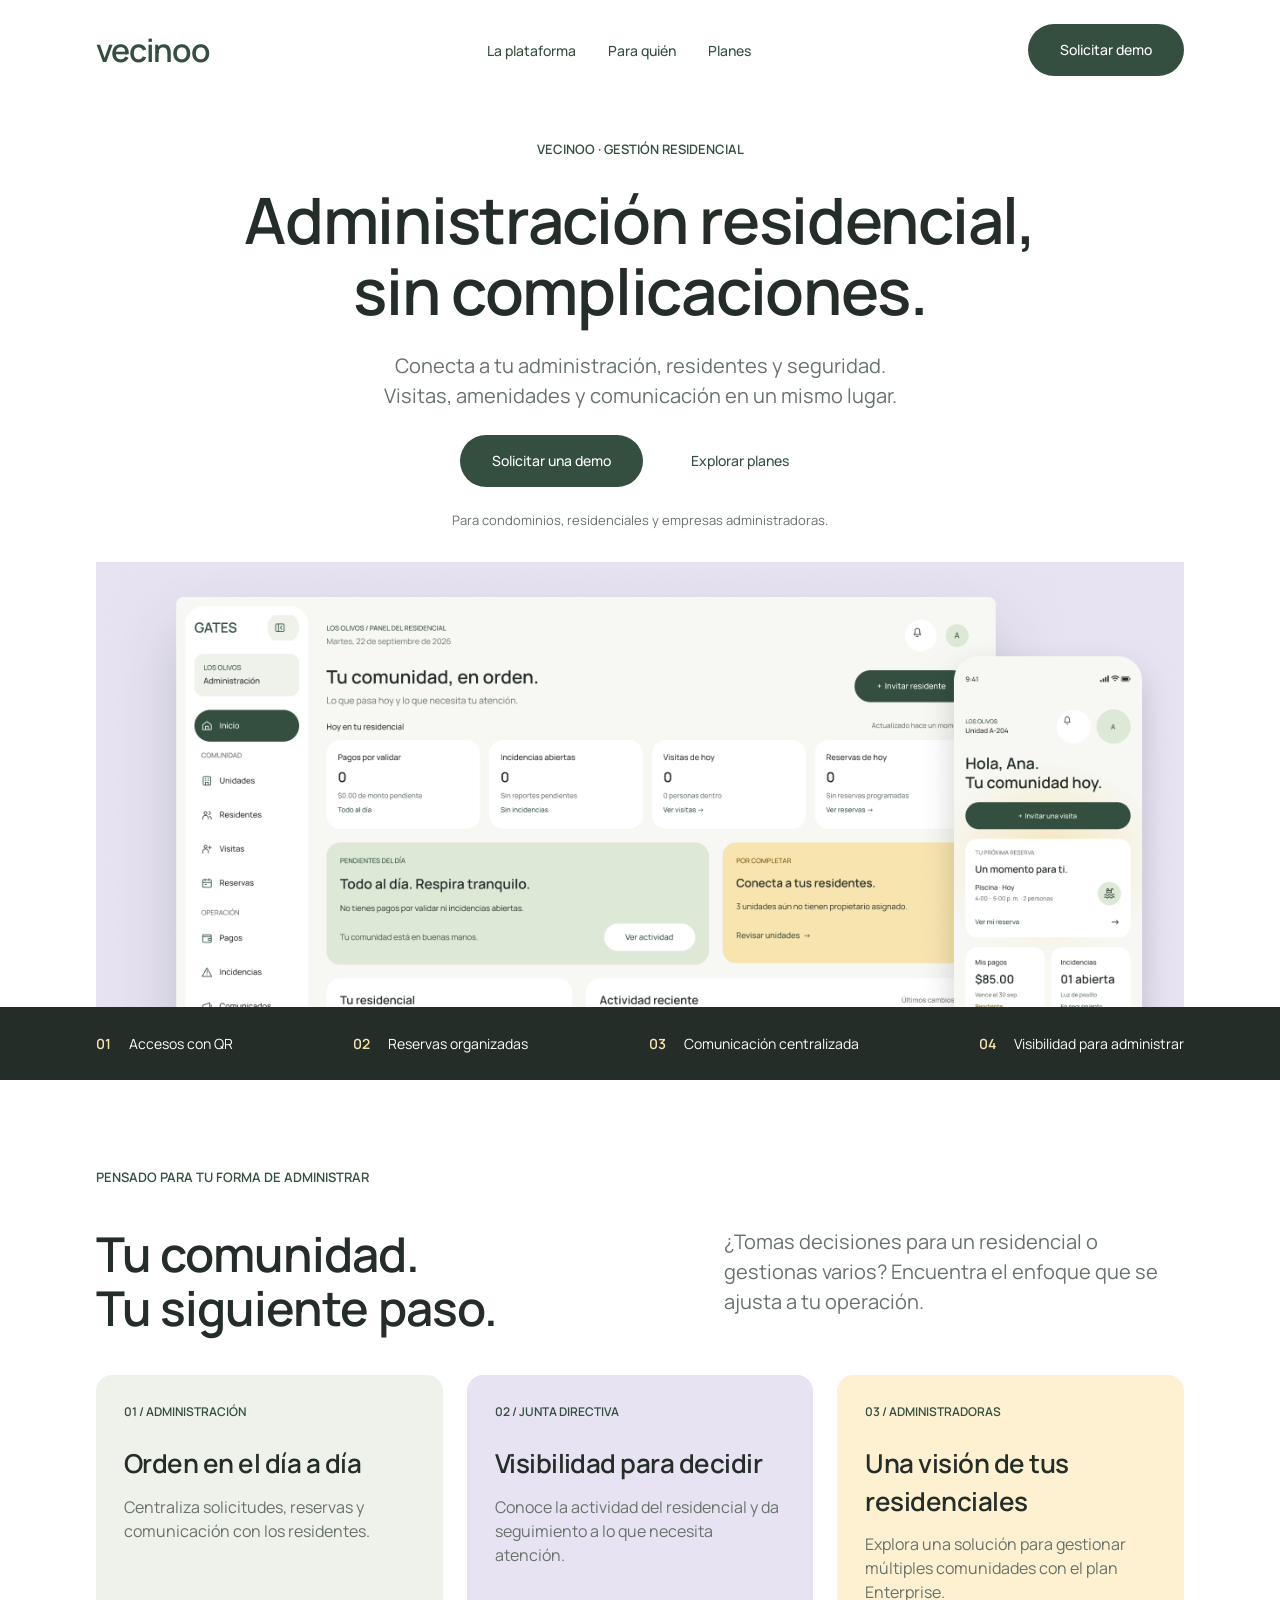
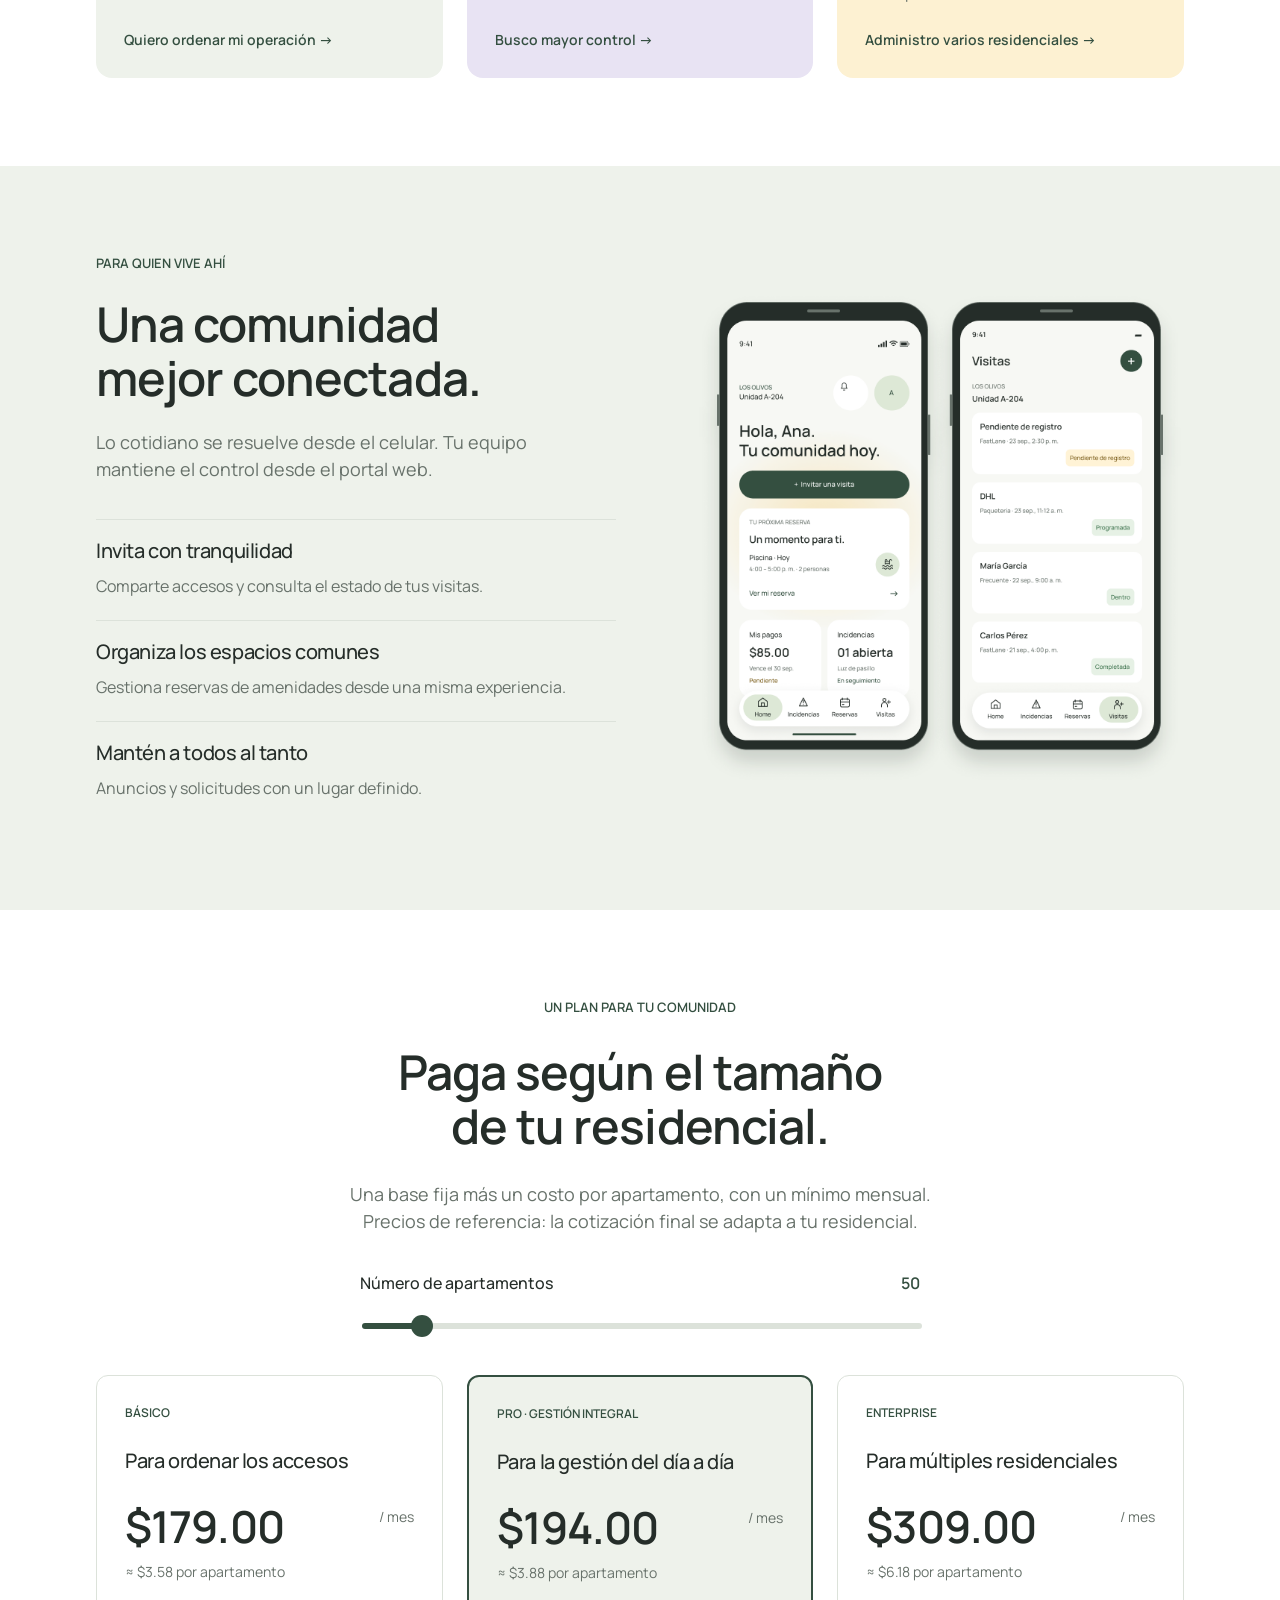
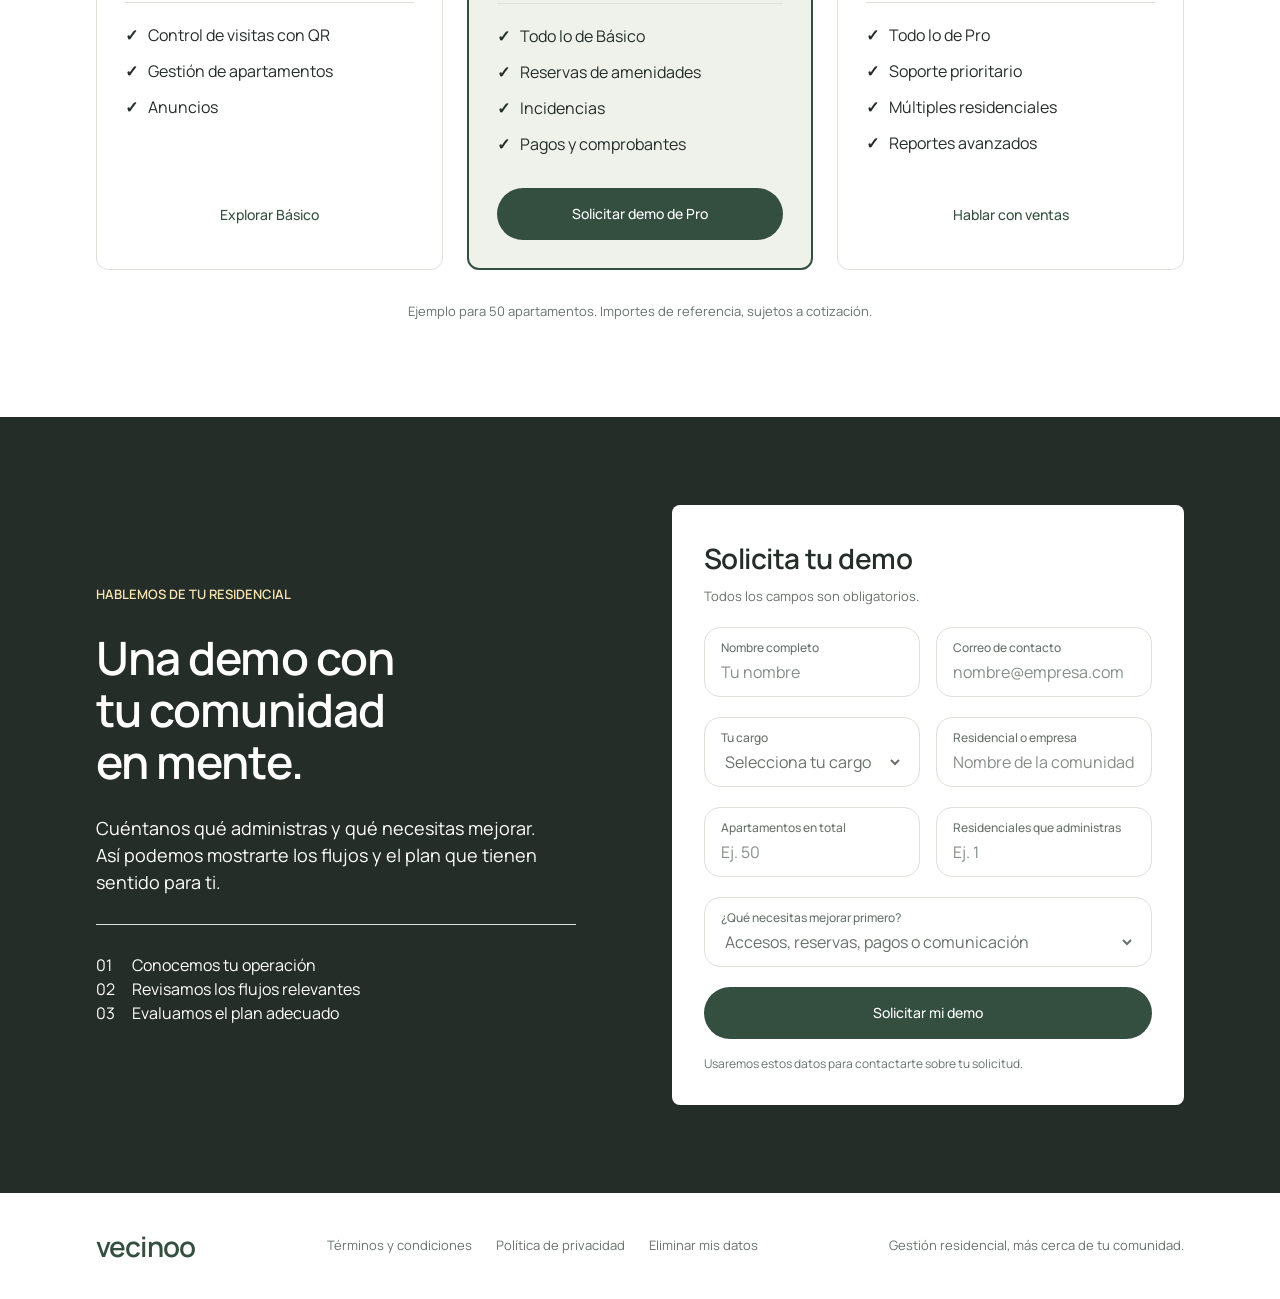
<file: index.html>
<!doctype html>
<html lang="es">
<head>
<meta charset="UTF-8" />
<script>
  // FastLane invite links are shared as vecinoo.app/#fastlane/<code>; the
  // self-registration page is served from /fastlane on this same domain.
  if (location.hash.indexOf('#fastlane/') === 0) {
    location.replace('/fastlane' + location.hash);
  }
</script>
<meta name="viewport" content="width=device-width, initial-scale=1.0" />
<title>Vecinoo — Administración residencial, sin complicaciones</title>
<meta name="description" content="Vecinoo conecta a tu administración, residentes y seguridad: visitas con QR, reservas de amenidades, incidencias, pagos y comunicación en un mismo lugar." />
<meta property="og:title" content="Vecinoo — Administración residencial, sin complicaciones" />
<meta property="og:description" content="Visitas, amenidades y comunicación en un mismo lugar, para condominios, residenciales y empresas administradoras." />
<meta property="og:image" content="/images/hero-product.png" />
<meta property="og:type" content="website" />
<link rel="preconnect" href="https://fonts.googleapis.com">
<link rel="preconnect" href="https://fonts.gstatic.com" crossorigin>
<link href="https://fonts.googleapis.com/css2?family=Manrope:wght@400;500;600;700&display=swap" rel="stylesheet">
<link rel="stylesheet" href="/styles.css" />
</head>
<body>

<header class="nav">
  <div class="container nav-inner">
    <a href="#" class="logo">vecinoo</a>
    <nav class="nav-links" aria-label="Principal">
      <a href="#plataforma">La plataforma</a>
      <a href="#para-quien">Para quién</a>
      <a href="#planes">Planes</a>
    </nav>
    <a href="#demo" class="btn btn-primary">Solicitar demo</a>
  </div>
</header>

<main>

  <section class="hero">
    <div class="container hero-inner">
      <p class="eyebrow">Vecinoo · Gestión residencial</p>
      <h1>Administración residencial,<br />sin complicaciones.</h1>
      <p class="lede">Conecta a tu administración, residentes y seguridad.<br />Visitas, amenidades y comunicación en un mismo lugar.</p>
      <div class="hero-actions">
        <a href="#demo" class="btn btn-primary">Solicitar una demo</a>
        <a href="#planes" class="btn btn-text">Explorar planes</a>
      </div>
      <p class="hero-note">Para condominios, residenciales y empresas administradoras.</p>
      <div class="hero-stage">
        <img src="/images/hero-product.png" width="1248" height="510" alt="Portal web de administración de Vecinoo junto a la app móvil de residentes" />
      </div>
    </div>
  </section>

  <section class="value-strip" aria-label="Beneficios clave">
    <ul class="container">
      <li><span>01</span>Accesos con QR</li>
      <li><span>02</span>Reservas organizadas</li>
      <li><span>03</span>Comunicación centralizada</li>
      <li><span>04</span>Visibilidad para administrar</li>
    </ul>
  </section>

  <section id="para-quien" class="profiles">
    <div class="container">
      <p class="eyebrow">Pensado para tu forma de administrar</p>
      <div class="profiles-head">
        <h2>Tu comunidad.<br />Tu siguiente paso.</h2>
        <p>¿Tomas decisiones para un residencial o gestionas varios? Encuentra el enfoque que se ajusta a tu operación.</p>
      </div>
      <div class="profile-grid">
        <article class="profile-card tone-sage">
          <p class="card-tag">01 / Administración</p>
          <h3>Orden en el día a día</h3>
          <p>Centraliza solicitudes, reservas y comunicación con los residentes.</p>
          <a href="#demo" class="card-link">Quiero ordenar mi operación →</a>
        </article>
        <article class="profile-card tone-lavender">
          <p class="card-tag">02 / Junta directiva</p>
          <h3>Visibilidad para decidir</h3>
          <p>Conoce la actividad del residencial y da seguimiento a lo que necesita atención.</p>
          <a href="#demo" class="card-link">Busco mayor control →</a>
        </article>
        <article class="profile-card tone-honey">
          <p class="card-tag">03 / Administradoras</p>
          <h3>Una visión de tus residenciales</h3>
          <p>Explora una solución para gestionar múltiples comunidades con el plan Enterprise.</p>
          <a href="#demo" class="card-link">Administro varios residenciales →</a>
        </article>
      </div>
    </div>
  </section>

  <section id="plataforma" class="experience">
    <div class="container experience-inner">
      <div class="experience-copy">
        <p class="eyebrow">Para quien vive ahí</p>
        <h2>Una comunidad<br />mejor conectada.</h2>
        <p class="experience-lede">Lo cotidiano se resuelve desde el celular. Tu equipo mantiene el control desde el portal web.</p>
        <ul class="feature-list">
          <li>
            <h3>Invita con tranquilidad</h3>
            <p>Comparte accesos y consulta el estado de tus visitas.</p>
          </li>
          <li>
            <h3>Organiza los espacios comunes</h3>
            <p>Gestiona reservas de amenidades desde una misma experiencia.</p>
          </li>
          <li>
            <h3>Mantén a todos al tanto</h3>
            <p>Anuncios y solicitudes con un lugar definido.</p>
          </li>
        </ul>
      </div>
      <div class="experience-art">
        <img src="/images/phones.png" width="654" height="657" alt="App de residentes de Vecinoo: pantalla de inicio y lista de visitas" loading="lazy" />
      </div>
    </div>
  </section>

  <section id="planes" class="pricing">
    <div class="container">
      <p class="eyebrow">Un plan para tu comunidad</p>
      <h2>Paga según el tamaño<br />de tu residencial.</h2>
      <p class="pricing-lede">Una base fija más un costo por apartamento, con un mínimo mensual.<br />Precios de referencia: la cotización final se adapta a tu residencial.</p>

      <div class="pricing-calculator">
        <label for="units-slider"><span>Número de apartamentos</span><output id="units-value" for="units-slider">50</output></label>
        <input type="range" id="units-slider" min="5" max="500" step="5" value="50" />
      </div>

      <div class="pricing-grid">
        <article class="price-card" data-base="149" data-per-unit="0.60" data-min="149">
          <p class="card-tag">Básico</p>
          <h3>Para ordenar los accesos</h3>
          <p class="price-total"><span class="price-amount">$0.00</span><span class="price-period">/ mes</span></p>
          <p class="price-per-unit">≈ $0.00 por apartamento</p>
          <ul class="check-list">
            <li>Control de visitas con QR</li>
            <li>Gestión de apartamentos</li>
            <li>Anuncios</li>
          </ul>
          <a href="#demo" class="btn btn-text" data-plan="Básico">Explorar Básico</a>
        </article>
        <article class="price-card price-card-featured" data-base="149" data-per-unit="0.90" data-min="149">
          <p class="card-tag">Pro · Gestión integral</p>
          <h3>Para la gestión del día a día</h3>
          <p class="price-total"><span class="price-amount">$0.00</span><span class="price-period">/ mes</span></p>
          <p class="price-per-unit">≈ $0.00 por apartamento</p>
          <ul class="check-list">
            <li>Todo lo de Básico</li>
            <li>Reservas de amenidades</li>
            <li>Incidencias</li>
            <li>Pagos y comprobantes</li>
          </ul>
          <a href="#demo" class="btn btn-primary" data-plan="Pro">Solicitar demo de Pro</a>
        </article>
        <article class="price-card" data-base="249" data-per-unit="1.20" data-min="249">
          <p class="card-tag">Enterprise</p>
          <h3>Para múltiples residenciales</h3>
          <p class="price-total"><span class="price-amount">$0.00</span><span class="price-period">/ mes</span></p>
          <p class="price-per-unit">≈ $0.00 por apartamento</p>
          <ul class="check-list">
            <li>Todo lo de Pro</li>
            <li>Soporte prioritario</li>
            <li>Múltiples residenciales</li>
            <li>Reportes avanzados</li>
          </ul>
          <a href="#demo" class="btn btn-text" data-plan="Enterprise">Hablar con ventas</a>
        </article>
      </div>
      <p class="pricing-note">Ejemplo para <span id="units-note">50</span> apartamentos. Importes de referencia, sujetos a cotización.</p>
    </div>
  </section>

  <section id="demo" class="demo">
    <div class="container demo-inner">
      <div class="demo-copy">
        <p class="eyebrow">Hablemos de tu residencial</p>
        <h2>Una demo con<br />tu comunidad<br />en mente.</h2>
        <p class="demo-lede">Cuéntanos qué administras y qué necesitas mejorar. Así podemos mostrarte los flujos y el plan que tienen sentido para ti.</p>
        <ol class="demo-steps">
          <li><span>01</span>Conocemos tu operación</li>
          <li><span>02</span>Revisamos los flujos relevantes</li>
          <li><span>03</span>Evaluamos el plan adecuado</li>
        </ol>
      </div>

      <form class="demo-form" id="demo-form" novalidate>
        <h3>Solicita tu demo</h3>
        <p class="form-hint">Todos los campos son obligatorios.</p>
        <div class="form-grid">
          <label class="field"><span>Nombre completo</span><input name="nombre" type="text" placeholder="Tu nombre" autocomplete="name" required /></label>
          <label class="field"><span>Correo de contacto</span><input name="correo" type="email" placeholder="nombre@empresa.com" autocomplete="email" required /></label>
          <label class="field"><span>Tu cargo</span>
            <select name="cargo" required>
              <option value="" selected disabled>Selecciona tu cargo</option>
              <option>Administrador(a)</option>
              <option>Junta directiva</option>
              <option>Propietario(a) / residente</option>
              <option>Empresa administradora</option>
              <option>Otro</option>
            </select>
          </label>
          <label class="field"><span>Residencial o empresa</span><input name="empresa" type="text" placeholder="Nombre de la comunidad" autocomplete="organization" required /></label>
          <label class="field"><span>Apartamentos en total</span><input name="apartamentos" type="number" min="1" inputmode="numeric" placeholder="Ej. 50" required /></label>
          <label class="field"><span>Residenciales que administras</span><input name="residenciales" type="number" min="1" inputmode="numeric" placeholder="Ej. 1" required /></label>
          <label class="field field-wide"><span>¿Qué necesitas mejorar primero?</span>
            <select name="prioridad" required>
              <option value="" selected disabled>Accesos, reservas, pagos o comunicación</option>
              <option>Accesos y visitas</option>
              <option>Reservas de amenidades</option>
              <option>Pagos y estado de cuenta</option>
              <option>Comunicación con residentes</option>
              <option>Incidencias</option>
            </select>
          </label>
        </div>
        <button type="submit" class="btn btn-primary btn-block">Solicitar mi demo</button>
        <p class="form-status" id="form-status" role="status" aria-live="polite">Usaremos estos datos para contactarte sobre tu solicitud.</p>
      </form>
    </div>
  </section>

</main>

<footer class="footer">
  <div class="container footer-inner">
    <span class="logo">vecinoo</span>
    <nav class="footer-links" aria-label="Legal">
      <a href="/terminos">Términos y condiciones</a>
      <a href="/privacidad">Política de privacidad</a>
      <a href="/eliminar-datos">Eliminar mis datos</a>
    </nav>
    <p>Gestión residencial, más cerca de tu comunidad.</p>
  </div>
</footer>

<script>
  var slider = document.getElementById('units-slider');
  var unitsValue = document.getElementById('units-value');
  var unitsNote = document.getElementById('units-note');
  var priceCards = document.querySelectorAll('.price-card');

  function money(n) { return '$' + n.toFixed(2); }

  function updatePricing() {
    var units = parseInt(slider.value, 10);
    unitsValue.textContent = units;
    unitsNote.textContent = units;
    slider.style.setProperty('--fill', ((units - slider.min) / (slider.max - slider.min) * 100) + '%');
    priceCards.forEach(function (card) {
      var total = Math.max(parseFloat(card.dataset.base) + parseFloat(card.dataset.perUnit) * units, parseFloat(card.dataset.min));
      card.querySelector('.price-amount').textContent = money(total);
      card.querySelector('.price-per-unit').textContent = '≈ ' + money(total / units) + ' por apartamento';
    });
  }
  slider.addEventListener('input', updatePricing);
  updatePricing();

  // Demo form: no backend yet, so it opens a pre-filled email to the sales inbox.
  var form = document.getElementById('demo-form');
  var status = document.getElementById('form-status');
  form.addEventListener('submit', function (e) {
    e.preventDefault();
    if (!form.checkValidity()) {
      form.reportValidity();
      return;
    }
    var d = new FormData(form);
    var body = [
      'Nombre: ' + d.get('nombre'),
      'Correo: ' + d.get('correo'),
      'Cargo: ' + d.get('cargo'),
      'Residencial o empresa: ' + d.get('empresa'),
      'Apartamentos en total: ' + d.get('apartamentos'),
      'Residenciales que administra: ' + d.get('residenciales'),
      'Prioridad: ' + d.get('prioridad')
    ].join('\n');
    window.location.href = 'mailto:hola@vecinoo.app?subject=' +
      encodeURIComponent('Solicitud de demo — ' + d.get('empresa')) +
      '&body=' + encodeURIComponent(body);
    status.textContent = 'Se abrió tu correo con la solicitud lista para enviar.';
  });
</script>

</body>
</html>
</file>
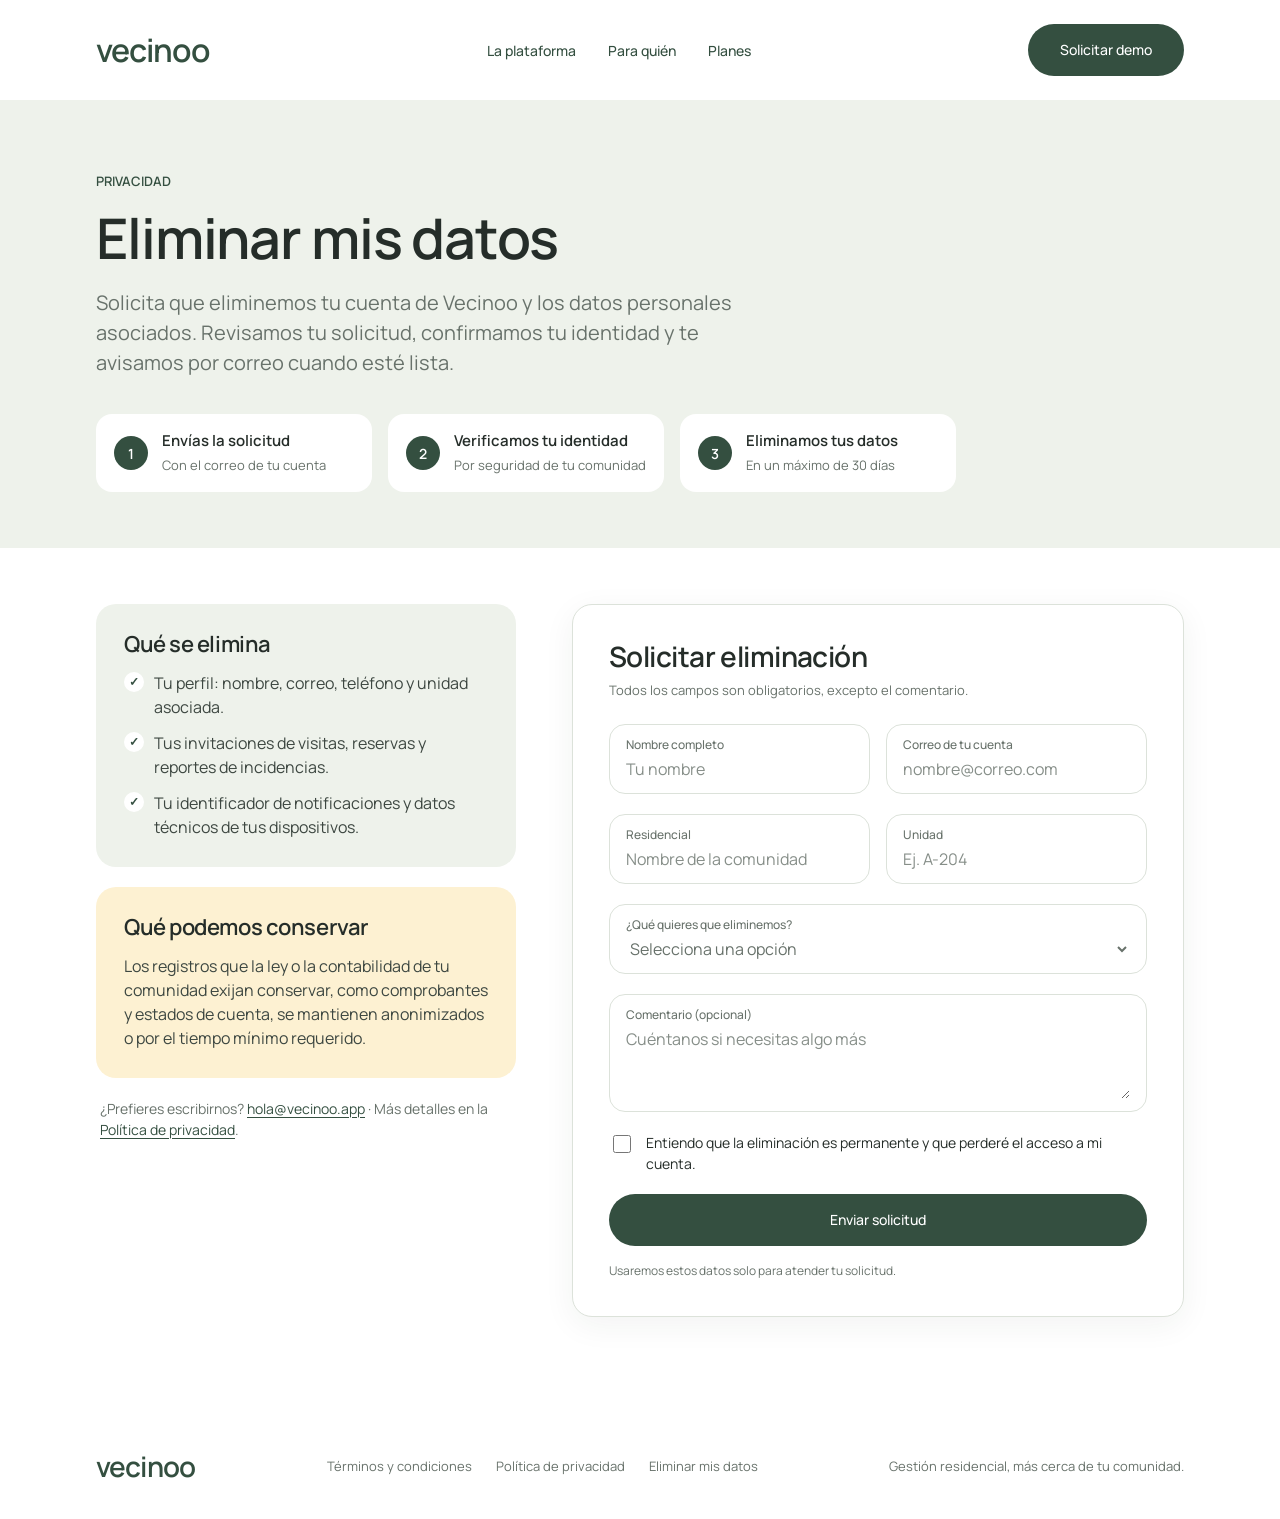
<file: eliminar-datos.html>
<!doctype html>
<html lang="es">
<head>
<meta charset="UTF-8" />
<meta name="viewport" content="width=device-width, initial-scale=1.0" />
<title>Eliminar mis datos — Vecinoo</title>
<meta name="description" content="Solicita la eliminación de tu cuenta y tus datos personales de Vecinoo." />
<link rel="preconnect" href="https://fonts.googleapis.com">
<link rel="preconnect" href="https://fonts.gstatic.com" crossorigin>
<link href="https://fonts.googleapis.com/css2?family=Manrope:wght@400;500;600;700&display=swap" rel="stylesheet">
<link rel="stylesheet" href="/styles.css" />
</head>
<body>

<header class="nav">
  <div class="container nav-inner">
    <a href="/" class="logo">vecinoo</a>
    <nav class="nav-links" aria-label="Principal">
      <a href="/#plataforma">La plataforma</a>
      <a href="/#para-quien">Para quién</a>
      <a href="/#planes">Planes</a>
    </nav>
    <a href="/#demo" class="btn btn-primary">Solicitar demo</a>
  </div>
</header>

<main>
  <section class="legal-hero">
    <div class="container">
      <p class="eyebrow">Privacidad</p>
      <h1>Eliminar mis datos</h1>
      <p class="legal-lede">Solicita que eliminemos tu cuenta de Vecinoo y los datos personales asociados. Revisamos tu solicitud, confirmamos tu identidad y te avisamos por correo cuando esté lista.</p>
      <ol class="steps">
        <li><span>1</span><div><strong>Envías la solicitud</strong><small>Con el correo de tu cuenta</small></div></li>
        <li><span>2</span><div><strong>Verificamos tu identidad</strong><small>Por seguridad de tu comunidad</small></div></li>
        <li><span>3</span><div><strong>Eliminamos tus datos</strong><small>En un máximo de 30 días</small></div></li>
      </ol>
    </div>
  </section>

  <div class="container delete-layout">
    <div class="delete-info">
      <article class="info-card">
        <h2>Qué se elimina</h2>
        <ul class="tick-list">
          <li>Tu perfil: nombre, correo, teléfono y unidad asociada.</li>
          <li>Tus invitaciones de visitas, reservas y reportes de incidencias.</li>
          <li>Tu identificador de notificaciones y datos técnicos de tus dispositivos.</li>
        </ul>
      </article>
      <article class="info-card info-card-warm">
        <h2>Qué podemos conservar</h2>
        <p>Los registros que la ley o la contabilidad de tu comunidad exijan conservar, como comprobantes y estados de cuenta, se mantienen anonimizados o por el tiempo mínimo requerido.</p>
      </article>
      <p class="info-foot">¿Prefieres escribirnos? <a href="mailto:hola@vecinoo.app">hola@vecinoo.app</a> · Más detalles en la <a href="/privacidad">Política de privacidad</a>.</p>
    </div>

    <form class="demo-form delete-form" id="delete-form" novalidate>
      <h2>Solicitar eliminación</h2>
      <p class="form-hint">Todos los campos son obligatorios, excepto el comentario.</p>
      <div class="form-grid">
          <label class="field"><span>Nombre completo</span><input name="nombre" type="text" placeholder="Tu nombre" autocomplete="name" required /></label>
          <label class="field"><span>Correo de tu cuenta</span><input name="correo" type="email" placeholder="nombre@correo.com" autocomplete="email" required /></label>
          <label class="field"><span>Residencial</span><input name="residencial" type="text" placeholder="Nombre de la comunidad" required /></label>
          <label class="field"><span>Unidad</span><input name="unidad" type="text" placeholder="Ej. A-204" required /></label>
          <label class="field field-wide"><span>¿Qué quieres que eliminemos?</span><select name="alcance" required>
              <option value="" selected disabled>Selecciona una opción</option>
              <option>Mi cuenta y todos mis datos</option>
              <option>Solo algunos datos (indícalos abajo)</option>
            </select></label>
          <label class="field field-wide"><span>Comentario (opcional)</span><textarea name="comentario" placeholder="Cuéntanos si necesitas algo más"></textarea></label>
      </div>
      <label class="check"><input type="checkbox" name="confirmo" required /><span>Entiendo que la eliminación es permanente y que perderé el acceso a mi cuenta.</span></label>
      <button type="submit" class="btn btn-primary btn-block">Enviar solicitud</button>
      <p class="form-status" id="form-status" role="status" aria-live="polite">Usaremos estos datos solo para atender tu solicitud.</p>
    </form>
  </div>
</main>

<footer class="footer">
  <div class="container footer-inner">
    <a href="/" class="logo">vecinoo</a>
    <nav class="footer-links" aria-label="Legal">
      <a href="/terminos">Términos y condiciones</a>
      <a href="/privacidad">Política de privacidad</a>
      <a href="/eliminar-datos">Eliminar mis datos</a>
    </nav>
    <p>Gestión residencial, más cerca de tu comunidad.</p>
  </div>
</footer>

<script>
  var form = document.getElementById('delete-form');
  var status = document.getElementById('form-status');
  // No backend yet: opens a pre-filled email to the privacy inbox.
  form.addEventListener('submit', function (e) {
    e.preventDefault();
    if (!form.checkValidity()) { form.reportValidity(); return; }
    var d = new FormData(form);
    var body = [
      'Nombre: ' + d.get('nombre'),
      'Correo de la cuenta: ' + d.get('correo'),
      'Residencial: ' + d.get('residencial'),
      'Unidad: ' + d.get('unidad'),
      'Alcance: ' + d.get('alcance'),
      'Comentario: ' + (d.get('comentario') || '—')
    ].join('\n');
    window.location.href = 'mailto:hola@vecinoo.app?subject=' +
      encodeURIComponent('Solicitud de eliminación de datos') + '&body=' + encodeURIComponent(body);
    status.textContent = 'Se abrió tu correo con la solicitud lista para enviar.';
  });
</script>

</body>
</html>
</file>
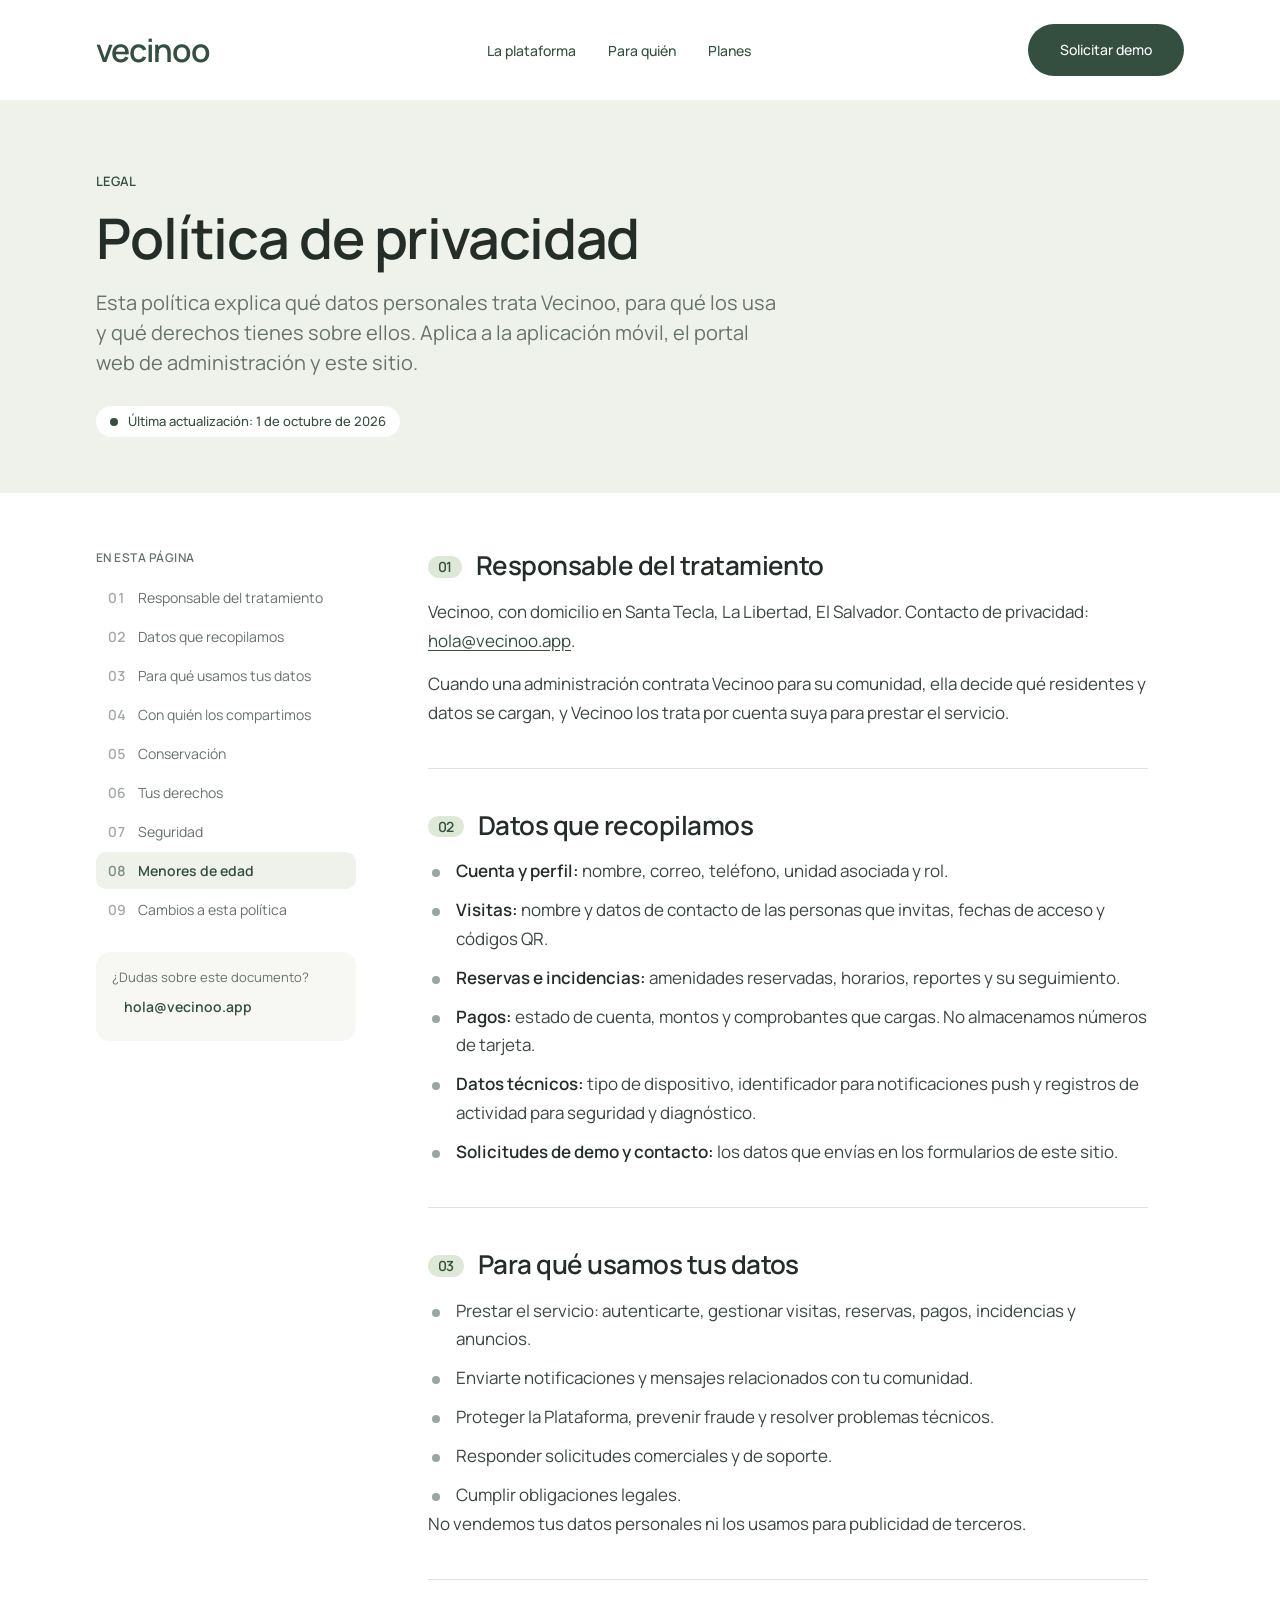
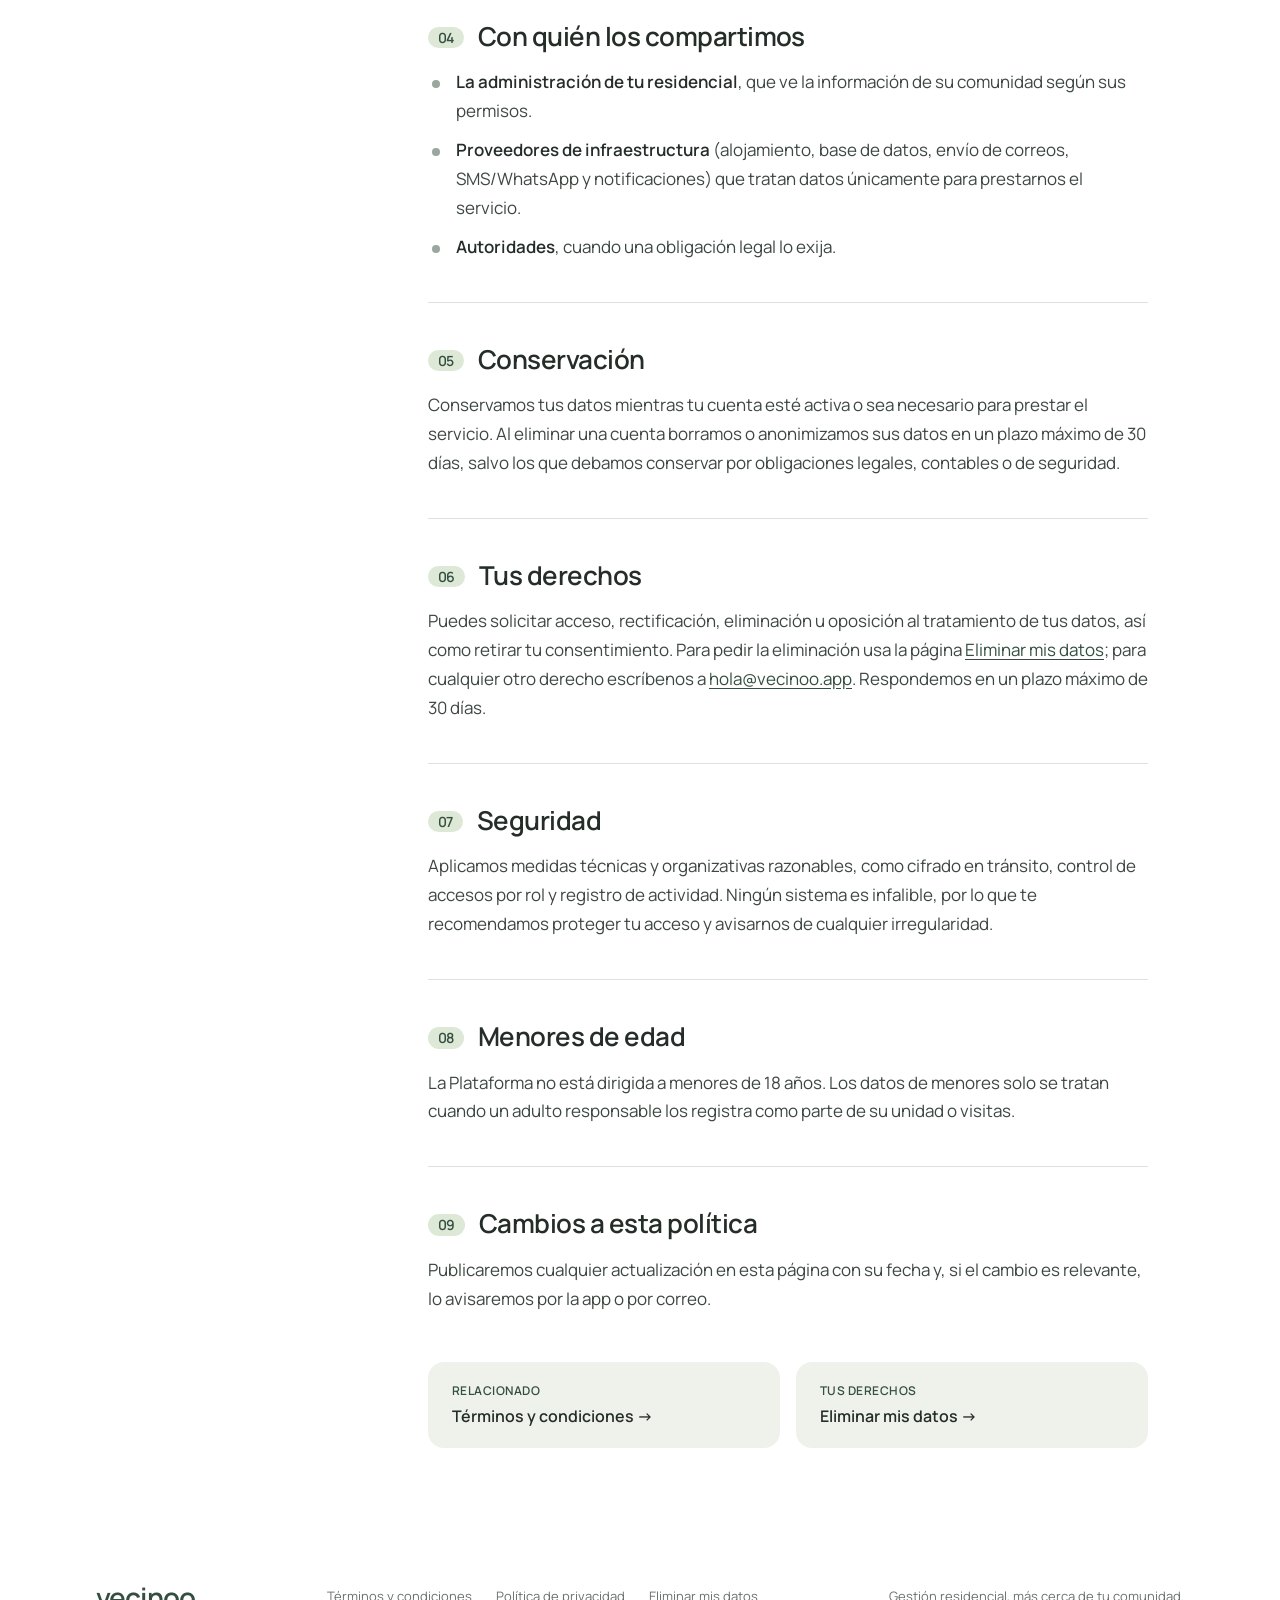
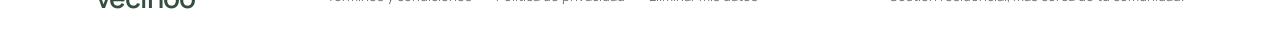
<file: privacidad.html>
<!doctype html>
<html lang="es">
<head>
<meta charset="UTF-8" />
<meta name="viewport" content="width=device-width, initial-scale=1.0" />
<title>Política de privacidad — Vecinoo</title>
<meta name="description" content="Cómo Vecinoo recopila, usa y protege los datos personales." />
<link rel="preconnect" href="https://fonts.googleapis.com">
<link rel="preconnect" href="https://fonts.gstatic.com" crossorigin>
<link href="https://fonts.googleapis.com/css2?family=Manrope:wght@400;500;600;700&display=swap" rel="stylesheet">
<link rel="stylesheet" href="/styles.css" />
</head>
<body>

<header class="nav">
  <div class="container nav-inner">
    <a href="/" class="logo">vecinoo</a>
    <nav class="nav-links" aria-label="Principal">
      <a href="/#plataforma">La plataforma</a>
      <a href="/#para-quien">Para quién</a>
      <a href="/#planes">Planes</a>
    </nav>
    <a href="/#demo" class="btn btn-primary">Solicitar demo</a>
  </div>
</header>

<main>
  <section class="legal-hero">
    <div class="container">
      <p class="eyebrow">Legal</p>
      <h1>Política de privacidad</h1>
      <p class="legal-lede">Esta política explica qué datos personales trata Vecinoo, para qué los usa y qué derechos tienes sobre ellos. Aplica a la aplicación móvil, el portal web de administración y este sitio.</p>
      <p class="legal-meta"><span class="dot"></span>Última actualización: 1 de octubre de 2026</p>
    </div>
  </section>

  <div class="container legal-layout">
    <aside class="legal-toc" aria-label="Contenido">
      <p class="toc-title">En esta página</p>
      <ol>
          <li><a href="#responsable-del-tratamiento"><span>01</span>Responsable del tratamiento</a></li>
          <li><a href="#datos-que-recopilamos"><span>02</span>Datos que recopilamos</a></li>
          <li><a href="#para-que-usamos-tus-datos"><span>03</span>Para qué usamos tus datos</a></li>
          <li><a href="#con-quien-los-compartimos"><span>04</span>Con quién los compartimos</a></li>
          <li><a href="#conservacion"><span>05</span>Conservación</a></li>
          <li><a href="#tus-derechos"><span>06</span>Tus derechos</a></li>
          <li><a href="#seguridad"><span>07</span>Seguridad</a></li>
          <li><a href="#menores-de-edad"><span>08</span>Menores de edad</a></li>
          <li><a href="#cambios-a-esta-politica"><span>09</span>Cambios a esta política</a></li>
      </ol>
      <div class="toc-help">
        <p>¿Dudas sobre este documento?</p>
        <a href="mailto:hola@vecinoo.app">hola@vecinoo.app</a>
      </div>
    </aside>
    <article class="legal-body">
        <section class="legal-section" id="responsable-del-tratamiento">
          <h2><span class="num">01</span>Responsable del tratamiento</h2>
          <p>Vecinoo, con domicilio en Santa Tecla, La Libertad, El Salvador. Contacto de privacidad: <a href="mailto:hola@vecinoo.app">hola@vecinoo.app</a>.</p>
    <p>Cuando una administración contrata Vecinoo para su comunidad, ella decide qué residentes y datos se cargan, y Vecinoo los trata por cuenta suya para prestar el servicio.</p>
        </section>
        <section class="legal-section" id="datos-que-recopilamos">
          <h2><span class="num">02</span>Datos que recopilamos</h2>
          <ul>
      <li><strong>Cuenta y perfil:</strong> nombre, correo, teléfono, unidad asociada y rol.</li>
      <li><strong>Visitas:</strong> nombre y datos de contacto de las personas que invitas, fechas de acceso y códigos QR.</li>
      <li><strong>Reservas e incidencias:</strong> amenidades reservadas, horarios, reportes y su seguimiento.</li>
      <li><strong>Pagos:</strong> estado de cuenta, montos y comprobantes que cargas. No almacenamos números de tarjeta.</li>
      <li><strong>Datos técnicos:</strong> tipo de dispositivo, identificador para notificaciones push y registros de actividad para seguridad y diagnóstico.</li>
      <li><strong>Solicitudes de demo y contacto:</strong> los datos que envías en los formularios de este sitio.</li>
    </ul>
        </section>
        <section class="legal-section" id="para-que-usamos-tus-datos">
          <h2><span class="num">03</span>Para qué usamos tus datos</h2>
          <ul>
      <li>Prestar el servicio: autenticarte, gestionar visitas, reservas, pagos, incidencias y anuncios.</li>
      <li>Enviarte notificaciones y mensajes relacionados con tu comunidad.</li>
      <li>Proteger la Plataforma, prevenir fraude y resolver problemas técnicos.</li>
      <li>Responder solicitudes comerciales y de soporte.</li>
      <li>Cumplir obligaciones legales.</li>
    </ul>
    <p>No vendemos tus datos personales ni los usamos para publicidad de terceros.</p>
        </section>
        <section class="legal-section" id="con-quien-los-compartimos">
          <h2><span class="num">04</span>Con quién los compartimos</h2>
          <ul>
      <li><strong>La administración de tu residencial</strong>, que ve la información de su comunidad según sus permisos.</li>
      <li><strong>Proveedores de infraestructura</strong> (alojamiento, base de datos, envío de correos, SMS/WhatsApp y notificaciones) que tratan datos únicamente para prestarnos el servicio.</li>
      <li><strong>Autoridades</strong>, cuando una obligación legal lo exija.</li>
    </ul>
        </section>
        <section class="legal-section" id="conservacion">
          <h2><span class="num">05</span>Conservación</h2>
          <p>Conservamos tus datos mientras tu cuenta esté activa o sea necesario para prestar el servicio. Al eliminar una cuenta borramos o anonimizamos sus datos en un plazo máximo de 30 días, salvo los que debamos conservar por obligaciones legales, contables o de seguridad.</p>
        </section>
        <section class="legal-section" id="tus-derechos">
          <h2><span class="num">06</span>Tus derechos</h2>
          <p>Puedes solicitar acceso, rectificación, eliminación u oposición al tratamiento de tus datos, así como retirar tu consentimiento. Para pedir la eliminación usa la página <a href="/eliminar-datos">Eliminar mis datos</a>; para cualquier otro derecho escríbenos a <a href="mailto:hola@vecinoo.app">hola@vecinoo.app</a>. Respondemos en un plazo máximo de 30 días.</p>
        </section>
        <section class="legal-section" id="seguridad">
          <h2><span class="num">07</span>Seguridad</h2>
          <p>Aplicamos medidas técnicas y organizativas razonables, como cifrado en tránsito, control de accesos por rol y registro de actividad. Ningún sistema es infalible, por lo que te recomendamos proteger tu acceso y avisarnos de cualquier irregularidad.</p>
        </section>
        <section class="legal-section" id="menores-de-edad">
          <h2><span class="num">08</span>Menores de edad</h2>
          <p>La Plataforma no está dirigida a menores de 18 años. Los datos de menores solo se tratan cuando un adulto responsable los registra como parte de su unidad o visitas.</p>
        </section>
        <section class="legal-section" id="cambios-a-esta-politica">
          <h2><span class="num">09</span>Cambios a esta política</h2>
          <p>Publicaremos cualquier actualización en esta página con su fecha y, si el cambio es relevante, lo avisaremos por la app o por correo.</p>
        </section>
      <div class="legal-related">
        <a href="/terminos" class="related-card"><span>Relacionado</span>Términos y condiciones →</a>
        <a href="/eliminar-datos" class="related-card"><span>Tus derechos</span>Eliminar mis datos →</a>
      </div>
    </article>
  </div>
</main>

<footer class="footer">
  <div class="container footer-inner">
    <a href="/" class="logo">vecinoo</a>
    <nav class="footer-links" aria-label="Legal">
      <a href="/terminos">Términos y condiciones</a>
      <a href="/privacidad">Política de privacidad</a>
      <a href="/eliminar-datos">Eliminar mis datos</a>
    </nav>
    <p>Gestión residencial, más cerca de tu comunidad.</p>
  </div>
</footer>

<script>
  // Highlight the table-of-contents entry for the section being read.
  var links = [].slice.call(document.querySelectorAll('.legal-toc a[href^="#"]'));
  var map = {};
  links.forEach(function (a) { map[a.getAttribute('href').slice(1)] = a; });
  if ('IntersectionObserver' in window) {
    var io = new IntersectionObserver(function (entries) {
      entries.forEach(function (e) {
        if (e.isIntersecting) {
          links.forEach(function (a) { a.classList.remove('active'); });
          if (map[e.target.id]) map[e.target.id].classList.add('active');
        }
      });
    }, { rootMargin: '-90px 0px -65% 0px' });
    document.querySelectorAll('.legal-section').forEach(function (s) { io.observe(s); });
  }
</script>

</body>
</html>
</file>
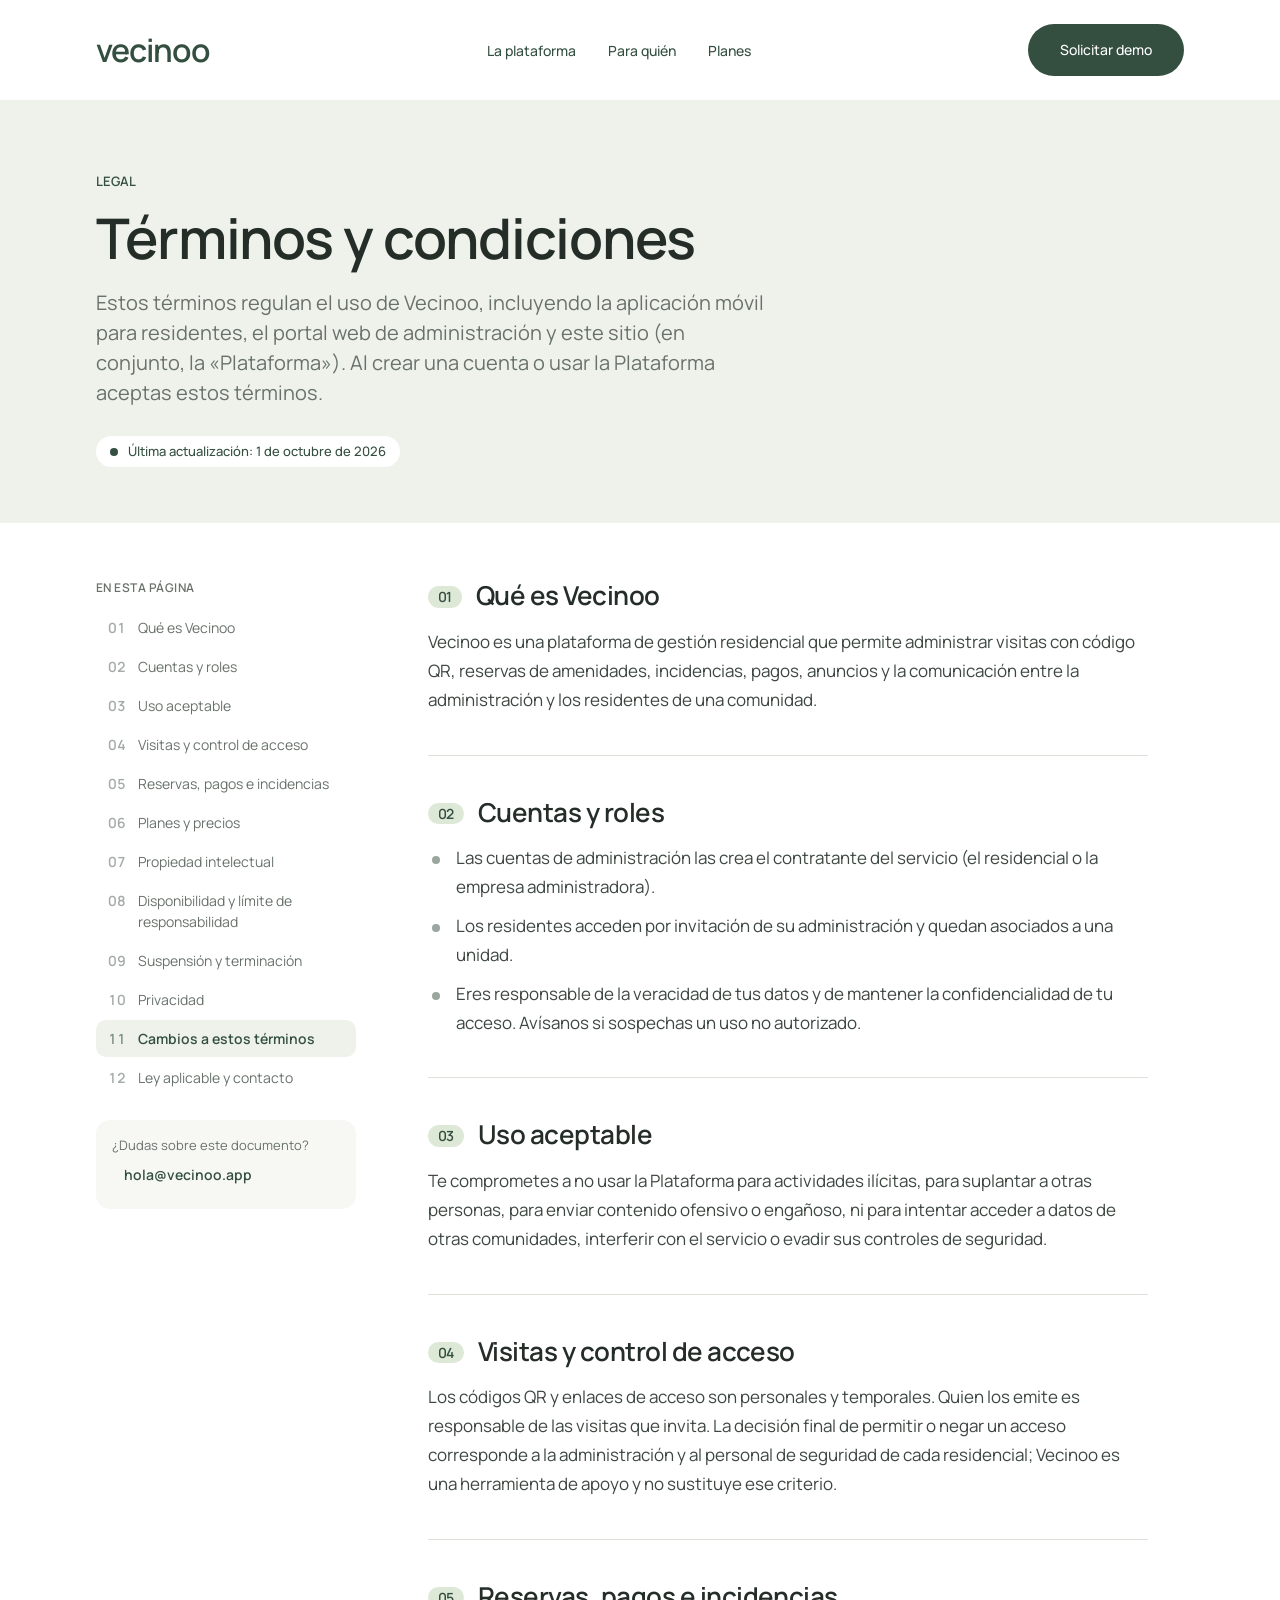
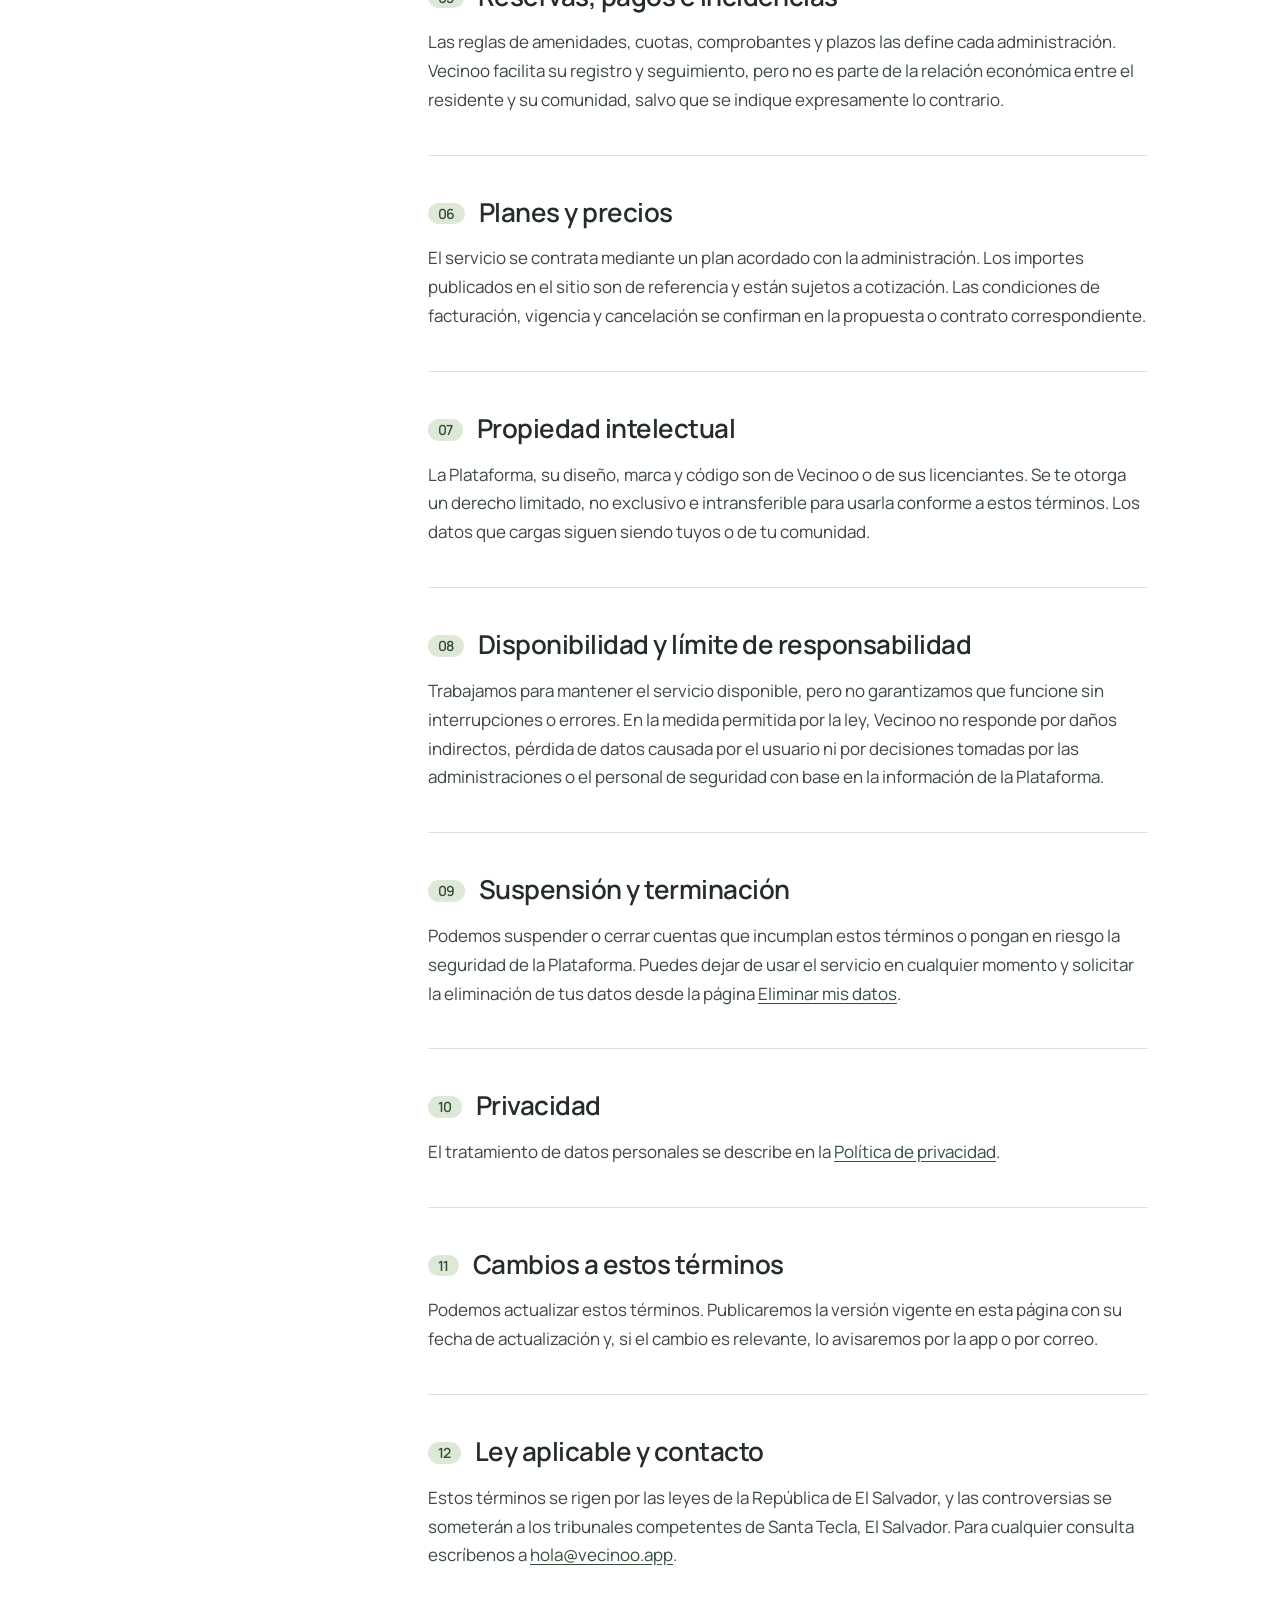
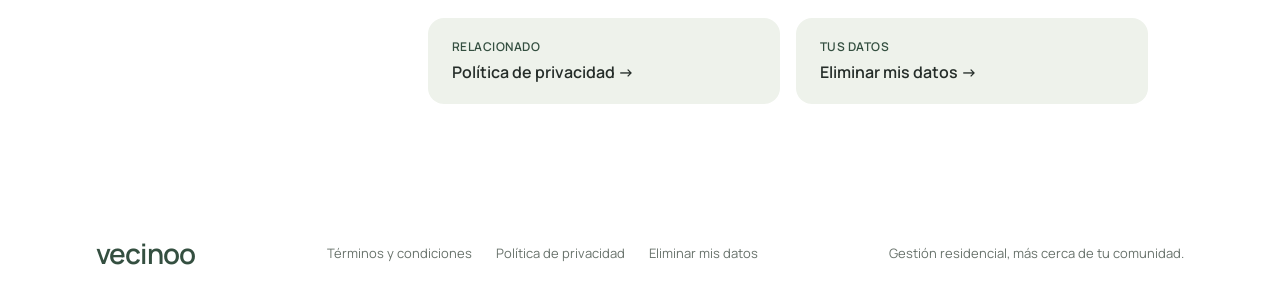
<file: terminos.html>
<!doctype html>
<html lang="es">
<head>
<meta charset="UTF-8" />
<meta name="viewport" content="width=device-width, initial-scale=1.0" />
<title>Términos y condiciones — Vecinoo</title>
<meta name="description" content="Términos y condiciones de uso de la plataforma Vecinoo." />
<link rel="preconnect" href="https://fonts.googleapis.com">
<link rel="preconnect" href="https://fonts.gstatic.com" crossorigin>
<link href="https://fonts.googleapis.com/css2?family=Manrope:wght@400;500;600;700&display=swap" rel="stylesheet">
<link rel="stylesheet" href="/styles.css" />
</head>
<body>

<header class="nav">
  <div class="container nav-inner">
    <a href="/" class="logo">vecinoo</a>
    <nav class="nav-links" aria-label="Principal">
      <a href="/#plataforma">La plataforma</a>
      <a href="/#para-quien">Para quién</a>
      <a href="/#planes">Planes</a>
    </nav>
    <a href="/#demo" class="btn btn-primary">Solicitar demo</a>
  </div>
</header>

<main>
  <section class="legal-hero">
    <div class="container">
      <p class="eyebrow">Legal</p>
      <h1>Términos y condiciones</h1>
      <p class="legal-lede">Estos términos regulan el uso de Vecinoo, incluyendo la aplicación móvil para residentes, el portal web de administración y este sitio (en conjunto, la «Plataforma»). Al crear una cuenta o usar la Plataforma aceptas estos términos.</p>
      <p class="legal-meta"><span class="dot"></span>Última actualización: 1 de octubre de 2026</p>
    </div>
  </section>

  <div class="container legal-layout">
    <aside class="legal-toc" aria-label="Contenido">
      <p class="toc-title">En esta página</p>
      <ol>
          <li><a href="#que-es-vecinoo"><span>01</span>Qué es Vecinoo</a></li>
          <li><a href="#cuentas-y-roles"><span>02</span>Cuentas y roles</a></li>
          <li><a href="#uso-aceptable"><span>03</span>Uso aceptable</a></li>
          <li><a href="#visitas-y-control-de-acceso"><span>04</span>Visitas y control de acceso</a></li>
          <li><a href="#reservas-pagos-e-incidencias"><span>05</span>Reservas, pagos e incidencias</a></li>
          <li><a href="#planes-y-precios"><span>06</span>Planes y precios</a></li>
          <li><a href="#propiedad-intelectual"><span>07</span>Propiedad intelectual</a></li>
          <li><a href="#disponibilidad-y-limite-de-responsabilidad"><span>08</span>Disponibilidad y límite de responsabilidad</a></li>
          <li><a href="#suspension-y-terminacion"><span>09</span>Suspensión y terminación</a></li>
          <li><a href="#privacidad"><span>10</span>Privacidad</a></li>
          <li><a href="#cambios-a-estos-terminos"><span>11</span>Cambios a estos términos</a></li>
          <li><a href="#ley-aplicable-y-contacto"><span>12</span>Ley aplicable y contacto</a></li>
      </ol>
      <div class="toc-help">
        <p>¿Dudas sobre este documento?</p>
        <a href="mailto:hola@vecinoo.app">hola@vecinoo.app</a>
      </div>
    </aside>
    <article class="legal-body">
        <section class="legal-section" id="que-es-vecinoo">
          <h2><span class="num">01</span>Qué es Vecinoo</h2>
          <p>Vecinoo es una plataforma de gestión residencial que permite administrar visitas con código QR, reservas de amenidades, incidencias, pagos, anuncios y la comunicación entre la administración y los residentes de una comunidad.</p>
        </section>
        <section class="legal-section" id="cuentas-y-roles">
          <h2><span class="num">02</span>Cuentas y roles</h2>
          <ul>
      <li>Las cuentas de administración las crea el contratante del servicio (el residencial o la empresa administradora).</li>
      <li>Los residentes acceden por invitación de su administración y quedan asociados a una unidad.</li>
      <li>Eres responsable de la veracidad de tus datos y de mantener la confidencialidad de tu acceso. Avísanos si sospechas un uso no autorizado.</li>
    </ul>
        </section>
        <section class="legal-section" id="uso-aceptable">
          <h2><span class="num">03</span>Uso aceptable</h2>
          <p>Te comprometes a no usar la Plataforma para actividades ilícitas, para suplantar a otras personas, para enviar contenido ofensivo o engañoso, ni para intentar acceder a datos de otras comunidades, interferir con el servicio o evadir sus controles de seguridad.</p>
        </section>
        <section class="legal-section" id="visitas-y-control-de-acceso">
          <h2><span class="num">04</span>Visitas y control de acceso</h2>
          <p>Los códigos QR y enlaces de acceso son personales y temporales. Quien los emite es responsable de las visitas que invita. La decisión final de permitir o negar un acceso corresponde a la administración y al personal de seguridad de cada residencial; Vecinoo es una herramienta de apoyo y no sustituye ese criterio.</p>
        </section>
        <section class="legal-section" id="reservas-pagos-e-incidencias">
          <h2><span class="num">05</span>Reservas, pagos e incidencias</h2>
          <p>Las reglas de amenidades, cuotas, comprobantes y plazos las define cada administración. Vecinoo facilita su registro y seguimiento, pero no es parte de la relación económica entre el residente y su comunidad, salvo que se indique expresamente lo contrario.</p>
        </section>
        <section class="legal-section" id="planes-y-precios">
          <h2><span class="num">06</span>Planes y precios</h2>
          <p>El servicio se contrata mediante un plan acordado con la administración. Los importes publicados en el sitio son de referencia y están sujetos a cotización. Las condiciones de facturación, vigencia y cancelación se confirman en la propuesta o contrato correspondiente.</p>
        </section>
        <section class="legal-section" id="propiedad-intelectual">
          <h2><span class="num">07</span>Propiedad intelectual</h2>
          <p>La Plataforma, su diseño, marca y código son de Vecinoo o de sus licenciantes. Se te otorga un derecho limitado, no exclusivo e intransferible para usarla conforme a estos términos. Los datos que cargas siguen siendo tuyos o de tu comunidad.</p>
        </section>
        <section class="legal-section" id="disponibilidad-y-limite-de-responsabilidad">
          <h2><span class="num">08</span>Disponibilidad y límite de responsabilidad</h2>
          <p>Trabajamos para mantener el servicio disponible, pero no garantizamos que funcione sin interrupciones o errores. En la medida permitida por la ley, Vecinoo no responde por daños indirectos, pérdida de datos causada por el usuario ni por decisiones tomadas por las administraciones o el personal de seguridad con base en la información de la Plataforma.</p>
        </section>
        <section class="legal-section" id="suspension-y-terminacion">
          <h2><span class="num">09</span>Suspensión y terminación</h2>
          <p>Podemos suspender o cerrar cuentas que incumplan estos términos o pongan en riesgo la seguridad de la Plataforma. Puedes dejar de usar el servicio en cualquier momento y solicitar la eliminación de tus datos desde la página <a href="/eliminar-datos">Eliminar mis datos</a>.</p>
        </section>
        <section class="legal-section" id="privacidad">
          <h2><span class="num">10</span>Privacidad</h2>
          <p>El tratamiento de datos personales se describe en la <a href="/privacidad">Política de privacidad</a>.</p>
        </section>
        <section class="legal-section" id="cambios-a-estos-terminos">
          <h2><span class="num">11</span>Cambios a estos términos</h2>
          <p>Podemos actualizar estos términos. Publicaremos la versión vigente en esta página con su fecha de actualización y, si el cambio es relevante, lo avisaremos por la app o por correo.</p>
        </section>
        <section class="legal-section" id="ley-aplicable-y-contacto">
          <h2><span class="num">12</span>Ley aplicable y contacto</h2>
          <p>Estos términos se rigen por las leyes de la República de El Salvador, y las controversias se someterán a los tribunales competentes de Santa Tecla, El Salvador. Para cualquier consulta escríbenos a <a href="mailto:hola@vecinoo.app">hola@vecinoo.app</a>.</p>
        </section>
      <div class="legal-related">
        <a href="/privacidad" class="related-card"><span>Relacionado</span>Política de privacidad →</a>
        <a href="/eliminar-datos" class="related-card"><span>Tus datos</span>Eliminar mis datos →</a>
      </div>
    </article>
  </div>
</main>

<footer class="footer">
  <div class="container footer-inner">
    <a href="/" class="logo">vecinoo</a>
    <nav class="footer-links" aria-label="Legal">
      <a href="/terminos">Términos y condiciones</a>
      <a href="/privacidad">Política de privacidad</a>
      <a href="/eliminar-datos">Eliminar mis datos</a>
    </nav>
    <p>Gestión residencial, más cerca de tu comunidad.</p>
  </div>
</footer>

<script>
  // Highlight the table-of-contents entry for the section being read.
  var links = [].slice.call(document.querySelectorAll('.legal-toc a[href^="#"]'));
  var map = {};
  links.forEach(function (a) { map[a.getAttribute('href').slice(1)] = a; });
  if ('IntersectionObserver' in window) {
    var io = new IntersectionObserver(function (entries) {
      entries.forEach(function (e) {
        if (e.isIntersecting) {
          links.forEach(function (a) { a.classList.remove('active'); });
          if (map[e.target.id]) map[e.target.id].classList.add('active');
        }
      });
    }, { rootMargin: '-90px 0px -65% 0px' });
    document.querySelectorAll('.legal-section').forEach(function (s) { io.observe(s); });
  }
</script>

</body>
</html>
</file>
<file: styles.css>
:root {
  --ink: #252d29;
  --muted: #68726b;
  --brand: #344f40;
  --canvas: #f7f8f4;
  --subtle: #eef2eb;
  --accent: #dde8d6;
  --lavender: #e8e3f3;
  --honey: #f8e4af;
  --line: #dce2da;
  --max-width: 1248px;
}

* { box-sizing: border-box; }

html { scroll-behavior: smooth; scroll-padding-top: 100px; }

body {
  margin: 0;
  background: #fff;
  color: var(--ink);
  font-family: 'Manrope', -apple-system, BlinkMacSystemFont, sans-serif;
  line-height: 1.5;
  -webkit-font-smoothing: antialiased;
}

img { max-width: 100%; height: auto; display: block; }

.container { max-width: calc(var(--max-width) + 192px); margin: 0 auto; padding: 0 96px; }

h1, h2, h3, p, ul, ol { margin: 0; }
h1, h2, h3 { font-weight: 600; letter-spacing: -0.02em; }
h2 { font-size: 48px; line-height: 1.12; }
ul, ol { padding: 0; list-style: none; }

.eyebrow {
  font-size: 13px;
  font-weight: 600;
  text-transform: uppercase;
  color: var(--brand);
}

/* Buttons */
.btn {
  display: inline-flex;
  align-items: center;
  justify-content: center;
  height: 52px;
  padding: 0 32px;
  border-radius: 999px;
  border: 0;
  font: 500 14px/20px 'Manrope', sans-serif;
  text-decoration: none;
  cursor: pointer;
  transition: opacity 0.15s ease, background 0.15s ease;
}
.btn-primary { background: var(--brand); color: #fff; }
.btn-primary:hover { opacity: 0.9; }
.btn-text { background: transparent; color: var(--brand); }
.btn-text:hover { background: var(--subtle); }
.btn-block { width: 100%; }
.btn:focus-visible, a:focus-visible, input:focus-visible, select:focus-visible {
  outline: 2px solid var(--brand);
  outline-offset: 2px;
}

/* Nav */
.nav { position: sticky; top: 0; z-index: 20; background: rgba(255, 255, 255, 0.92); backdrop-filter: blur(8px); }
.nav-inner { height: 100px; display: flex; align-items: center; justify-content: space-between; gap: 24px; }
.nav .btn { height: 52px; }
.logo { font-size: 32px; font-weight: 600; letter-spacing: -0.03em; color: var(--brand); text-decoration: none; }
.nav-links { display: flex; gap: 32px; }
.nav-links a { font-size: 14px; font-weight: 500; color: var(--brand); text-decoration: none; }
.nav-links a:hover { text-decoration: underline; text-underline-offset: 4px; }

/* Hero */
.hero { padding-top: 40px; }
.hero-inner { display: flex; flex-direction: column; align-items: center; text-align: center; gap: 24px; }
.hero h1 { font-size: 64px; line-height: 1.12; }
.hero .lede { font-size: 20px; color: var(--muted); }
.hero-actions { display: flex; gap: 16px; }
.hero-note { font-size: 13px; color: var(--muted); }
.hero-stage { width: 100%; background: var(--lavender); margin-top: 8px; }
.hero-stage img { width: 100%; }

/* Value strip */
.value-strip { background: var(--ink); color: #fff; }
.value-strip ul { display: flex; justify-content: space-between; gap: 24px; padding-top: 26px; padding-bottom: 26px; font-size: 14px; }
.value-strip li { display: flex; gap: 18px; }
.value-strip li span { color: var(--honey); font-weight: 600; }

/* Profiles */
.profiles { padding: 88px 0; }
.profiles-head { display: flex; justify-content: space-between; align-items: flex-start; gap: 48px; margin: 40px 0 40px; }
.profiles-head p { width: 460px; flex: none; font-size: 20px; color: var(--muted); }
.profile-grid { display: grid; grid-template-columns: repeat(3, 1fr); gap: 24px; }
.profile-card { border-radius: 16px; padding: 28px; display: flex; flex-direction: column; min-height: 303px; }
.profile-card h3 { font-size: 26px; line-height: 1.45; margin: 24px 0 12px; }
.profile-card p:not(.card-tag) { color: var(--muted); font-size: 16px; margin-bottom: auto; }
.card-tag { font-size: 12px; font-weight: 600; text-transform: uppercase; color: var(--brand); }
.card-link { margin-top: 24px; font-size: 14px; font-weight: 600; color: var(--brand); text-decoration: none; }
.card-link:hover { text-decoration: underline; text-underline-offset: 4px; }
.tone-sage { background: var(--subtle); }
.tone-lavender { background: var(--lavender); }
.tone-honey { background: #fdf1d2; }

/* Experience */
.experience { background: var(--subtle); padding: 88px 0; }
.experience-inner { display: grid; grid-template-columns: 520px 1fr; gap: 80px; align-items: center; }
.experience h2 { margin: 24px 0 24px; }
.experience-lede { font-size: 18px; color: var(--muted); margin-bottom: 36px; max-width: 500px; }
.feature-list li { border-top: 1px solid var(--line); padding: 16px 0 22px; }
.feature-list h3 { font-size: 20px; font-weight: 500; margin-bottom: 8px; }
.feature-list p { color: var(--muted); }
.experience-art { display: flex; justify-content: center; }
.experience-art img { width: 100%; max-width: 654px; }

/* Pricing */
.pricing { padding: 88px 0 96px; text-align: center; }
.pricing h2 { margin: 28px 0 28px; }
.pricing-lede { font-size: 18px; color: var(--muted); }

.pricing-calculator { max-width: 560px; margin: 36px auto 40px; text-align: left; }
.pricing-calculator label { display: flex; justify-content: space-between; font-size: 16px; font-weight: 500; margin-bottom: 16px; }
.pricing-calculator output { font-weight: 600; color: var(--brand); }
.pricing-calculator input[type="range"] {
  --fill: 10%;
  width: 100%;
  height: 6px;
  border-radius: 999px;
  appearance: none;
  -webkit-appearance: none;
  cursor: pointer;
  background: linear-gradient(to right, var(--brand) var(--fill), var(--line) var(--fill));
}
.pricing-calculator input[type="range"]::-webkit-slider-thumb {
  -webkit-appearance: none; appearance: none;
  width: 22px; height: 22px; border-radius: 50%;
  background: var(--brand); border: 0;
}
.pricing-calculator input[type="range"]::-moz-range-thumb {
  width: 22px; height: 22px; border-radius: 50%;
  background: var(--brand); border: 0;
}

.pricing-grid { display: grid; grid-template-columns: repeat(3, 1fr); gap: 24px; text-align: left; }
.price-card { display: flex; flex-direction: column; padding: 28px; border: 1px solid var(--line); border-radius: 12px; background: #fff; }
.price-card-featured { background: var(--subtle); border: 2px solid var(--brand); }
.price-card h3 { font-size: 20px; font-weight: 500; margin: 24px 0 24px; }
.price-total { display: flex; justify-content: space-between; align-items: flex-start; }
.price-amount { font-size: 44px; font-weight: 600; line-height: 1.2; letter-spacing: -0.02em; }
.price-period { font-size: 14px; color: var(--muted); padding-top: 6px; }
.price-per-unit { font-size: 14px; color: var(--muted); padding: 8px 0 20px; border-bottom: 1px solid var(--line); margin-bottom: 20px; }
.check-list { display: flex; flex-direction: column; gap: 12px; margin-bottom: 32px; font-size: 16px; }
.check-list li::before { content: "✓"; margin-right: 10px; font-weight: 600; }
.price-card .btn { margin-top: auto; }
.pricing-note { margin-top: 32px; font-size: 13px; color: var(--muted); }

/* Demo */
.demo { background: var(--ink); color: #fff; padding: 88px 0; }
.demo-inner { display: grid; grid-template-columns: 480px 1fr; gap: 96px; align-items: center; }
.demo .eyebrow { color: var(--honey); }
.demo h2 { font-size: 46px; margin: 28px 0; }
.demo-lede { font-size: 18px; margin-bottom: 28px; max-width: 460px; }
.demo-steps { border-top: 1px solid var(--line); padding-top: 28px; display: flex; flex-direction: column; gap: 0; font-size: 16px; }
.demo-steps li span { display: inline-block; width: 36px; }

.demo-form { background: #fff; color: var(--ink); border-radius: 8px; padding: 32px; }
.demo-form h3 { font-size: 28px; }
.form-hint { font-size: 13px; color: var(--muted); margin: 8px 0 20px; }
.form-grid { display: grid; grid-template-columns: 1fr 1fr; gap: 20px 16px; margin-bottom: 20px; }
.field {
  display: flex; flex-direction: column; gap: 4px;
  padding: 12px 16px;
  border: 1px solid var(--line);
  border-radius: 16px;
  background: #fff;
}
.field:focus-within { border-color: var(--brand); }
.field-wide { grid-column: 1 / -1; }
.field span { font-size: 12px; font-weight: 500; color: var(--muted); line-height: 16px; }
.field input, .field select {
  border: 0; padding: 0; background: transparent; outline: 0;
  font: 400 16px/24px 'Manrope', sans-serif;
  color: var(--ink);
  width: 100%;
}
.field input::placeholder { color: var(--muted); opacity: 0.8; }
.field select:invalid { color: var(--muted); }
.field:has(:user-invalid) { border-color: #b3261e; }
.form-status { font-size: 12px; color: var(--muted); margin-top: 16px; }

/* Footer */
.footer-inner { display: flex; align-items: center; justify-content: space-between; padding-top: 32px; padding-bottom: 32px; }
.footer-inner p { font-size: 13px; color: var(--muted); }
.footer .logo { font-size: 28px; }

/* Tablet */
@media (max-width: 1100px) {
  .container { padding: 0 40px; }
  .hero h1 { font-size: 52px; }
  h2 { font-size: 40px; }
  .profiles-head { flex-direction: column; gap: 20px; }
  .profiles-head p { width: auto; }
  .experience-inner { grid-template-columns: 1fr; gap: 48px; }
  .demo-inner { grid-template-columns: 1fr; gap: 48px; }
  .demo-lede { max-width: none; }
}

/* Mobile */
@media (max-width: 760px) {
  html { scroll-padding-top: 76px; }
  .container { padding: 0 20px; }
  .nav-inner { height: 76px; }
  .nav-links { display: none; }
  .logo { font-size: 26px; }
  .nav .btn { height: 44px; padding: 0 20px; }
  .hero h1 { font-size: 36px; }
  .hero h1 br, .hero .lede br, .pricing h2 br, .pricing-lede br { display: none; }
  .hero .lede { font-size: 17px; }
  .hero-actions { flex-direction: column; width: 100%; }
  .hero-actions .btn { width: 100%; }
  .hero-stage { margin: 8px -20px 0; width: calc(100% + 40px); }
  .value-strip ul { flex-wrap: wrap; gap: 12px 24px; }
  .value-strip li { width: calc(50% - 12px); }
  h2 { font-size: 32px; }
  .profiles, .experience, .demo { padding: 56px 0; }
  .pricing { padding: 56px 0; }
  .profile-grid, .pricing-grid { grid-template-columns: 1fr; }
  .profile-card { min-height: 0; }
  .profile-card h3 { font-size: 22px; }
  .form-grid { grid-template-columns: 1fr; }
  .demo h2 { font-size: 34px; }
  .demo-form { padding: 24px 20px; }
  .footer-inner { flex-direction: column; gap: 8px; text-align: center; }
}

.footer-links { display: flex; gap: 24px; flex-wrap: wrap; }
.footer-links a { font-size: 13px; color: var(--muted); text-decoration: none; }
.footer-links a:hover { color: var(--brand); text-decoration: underline; text-underline-offset: 3px; }

@media (max-width: 760px) {
  .footer-inner { flex-wrap: wrap; justify-content: center; }
  .footer-links { justify-content: center; }
}

/* Legal pages */
.legal-hero { background: var(--subtle); padding: 72px 0 56px; }
.legal-hero h1 { font-size: 56px; line-height: 1.08; margin: 16px 0 20px; }
.legal-lede { font-size: 20px; color: var(--muted); max-width: 680px; }
.legal-meta { display: inline-flex; align-items: center; gap: 10px; margin-top: 28px; padding: 6px 14px; border-radius: 999px; background: #fff; font-size: 13px; font-weight: 500; color: var(--brand); }
.legal-meta .dot { width: 8px; height: 8px; border-radius: 50%; background: var(--brand); }

.legal-layout { display: grid; grid-template-columns: 260px minmax(0, 1fr); gap: 72px; padding-top: 56px; padding-bottom: 96px; align-items: start; }
.legal-toc { position: sticky; top: 124px; }
.toc-title { font-size: 12px; font-weight: 600; text-transform: uppercase; letter-spacing: 0.04em; color: var(--muted); margin-bottom: 12px; }
.legal-toc ol { display: flex; flex-direction: column; gap: 2px; }
.legal-toc a { display: flex; gap: 12px; padding: 8px 12px; border-radius: 10px; font-size: 14px; color: var(--muted); text-decoration: none; transition: background 0.15s, color 0.15s; }
.legal-toc a span { font-weight: 600; font-variant-numeric: tabular-nums; opacity: 0.6; }
.legal-toc a:hover { background: var(--canvas); color: var(--ink); }
.legal-toc a.active { background: var(--subtle); color: var(--brand); font-weight: 600; }
.toc-help { margin-top: 24px; padding: 16px; border-radius: 14px; background: var(--canvas); font-size: 13px; color: var(--muted); }
.toc-help a { color: var(--brand); font-weight: 600; text-underline-offset: 3px; }

.legal-body { max-width: 720px; }
.legal-section { padding: 0 0 40px; margin-bottom: 40px; border-bottom: 1px solid var(--line); scroll-margin-top: 110px; }
.legal-section:last-of-type { border-bottom: 0; margin-bottom: 8px; }
.legal-section h2 { display: flex; align-items: baseline; gap: 14px; font-size: 26px; line-height: 1.25; margin-bottom: 16px; }
.legal-section .num { font-size: 14px; font-weight: 600; color: var(--brand); background: var(--accent); border-radius: 999px; padding: 2px 10px; flex: none; transform: translateY(-3px); }
.legal-section p, .legal-section li { font-size: 17px; line-height: 1.7; color: #3d4741; }
.legal-section p + p { margin-top: 14px; }
.legal-section ul { display: flex; flex-direction: column; gap: 10px; margin-top: 14px; }
.legal-section li { position: relative; padding-left: 28px; }
.legal-section li::before { content: ""; position: absolute; left: 4px; top: 12px; width: 8px; height: 8px; border-radius: 50%; background: var(--brand); opacity: 0.5; }
.legal-section strong { color: var(--ink); font-weight: 600; }
.legal-section a, .info-foot a { color: var(--brand); text-underline-offset: 3px; }

.legal-related { display: grid; grid-template-columns: 1fr 1fr; gap: 16px; margin-top: 8px; }
.related-card { display: flex; flex-direction: column; gap: 4px; padding: 20px 24px; border-radius: 16px; background: var(--subtle); color: var(--ink); font-weight: 600; text-decoration: none; transition: background 0.15s; }
.related-card:hover { background: var(--accent); }
.related-card span { font-size: 12px; font-weight: 600; text-transform: uppercase; letter-spacing: 0.04em; color: var(--brand); }

/* Data deletion */
.steps { display: grid; grid-template-columns: repeat(3, 1fr); gap: 16px; margin-top: 36px; max-width: 860px; }
.steps li { display: flex; gap: 14px; align-items: center; padding: 16px 18px; border-radius: 16px; background: #fff; }
.steps li > span { flex: none; display: grid; place-items: center; width: 34px; height: 34px; border-radius: 50%; background: var(--brand); color: #fff; font-size: 14px; font-weight: 600; }
.steps strong { display: block; font-size: 15px; font-weight: 600; }
.steps small { font-size: 13px; color: var(--muted); }

.delete-layout { display: grid; grid-template-columns: minmax(0, 420px) minmax(0, 1fr); gap: 56px; padding-top: 56px; padding-bottom: 96px; align-items: start; }
.delete-info { display: flex; flex-direction: column; gap: 20px; }
.info-card { padding: 28px; border-radius: 20px; background: var(--subtle); }
.info-card-warm { background: #fdf1d2; }
.info-card h2 { font-size: 22px; margin-bottom: 14px; }
.info-card p { font-size: 16px; color: #3d4741; }
.tick-list { display: flex; flex-direction: column; gap: 12px; }
.tick-list li { position: relative; padding-left: 30px; font-size: 16px; color: #3d4741; }
.tick-list li::before { content: "✓"; position: absolute; left: 0; top: 1px; display: grid; place-items: center; width: 20px; height: 20px; border-radius: 50%; background: #fff; color: var(--brand); font-size: 12px; font-weight: 700; }
.info-foot { font-size: 14px; color: var(--muted); padding: 0 4px; }

.delete-form { border: 1px solid var(--line); border-radius: 20px; padding: 36px; box-shadow: 0 8px 32px rgba(36, 48, 38, 0.06); }
.delete-form h2 { font-size: 28px; }
.delete-form .form-hint { margin: 8px 0 24px; }
.delete-form textarea { border: 0; padding: 0; background: transparent; outline: 0; resize: vertical; min-height: 72px; font: 400 16px/24px 'Manrope', sans-serif; color: var(--ink); width: 100%; }
.delete-form textarea::placeholder { color: var(--muted); opacity: 0.8; }
.check { display: flex; gap: 12px; align-items: flex-start; font-size: 14px; color: var(--ink); margin-bottom: 20px; }
.check input { margin-top: 3px; width: 18px; height: 18px; accent-color: var(--brand); flex: none; }

@media (max-width: 1100px) {
  .legal-layout { grid-template-columns: minmax(0, 1fr); gap: 32px; }
  .legal-toc { position: static; min-width: 0; }
  .legal-toc ol { flex-direction: row; overflow-x: auto; gap: 8px; padding-bottom: 8px; scrollbar-width: none; }
  .legal-toc a { white-space: nowrap; background: var(--canvas); }
  .toc-help { display: none; }
  .delete-layout { grid-template-columns: minmax(0, 1fr); gap: 32px; }
}
@media (max-width: 760px) {
  .legal-hero { padding: 48px 0 40px; }
  .legal-hero h1 { font-size: 36px; }
  .legal-lede { font-size: 17px; }
  .legal-layout, .delete-layout { padding-top: 32px; padding-bottom: 64px; }
  .legal-section h2 { font-size: 22px; flex-wrap: wrap; gap: 8px; }
  .legal-section p, .legal-section li { font-size: 16px; }
  .legal-related, .steps { grid-template-columns: 1fr; }
  .delete-form { padding: 24px 20px; }
}
</file>
